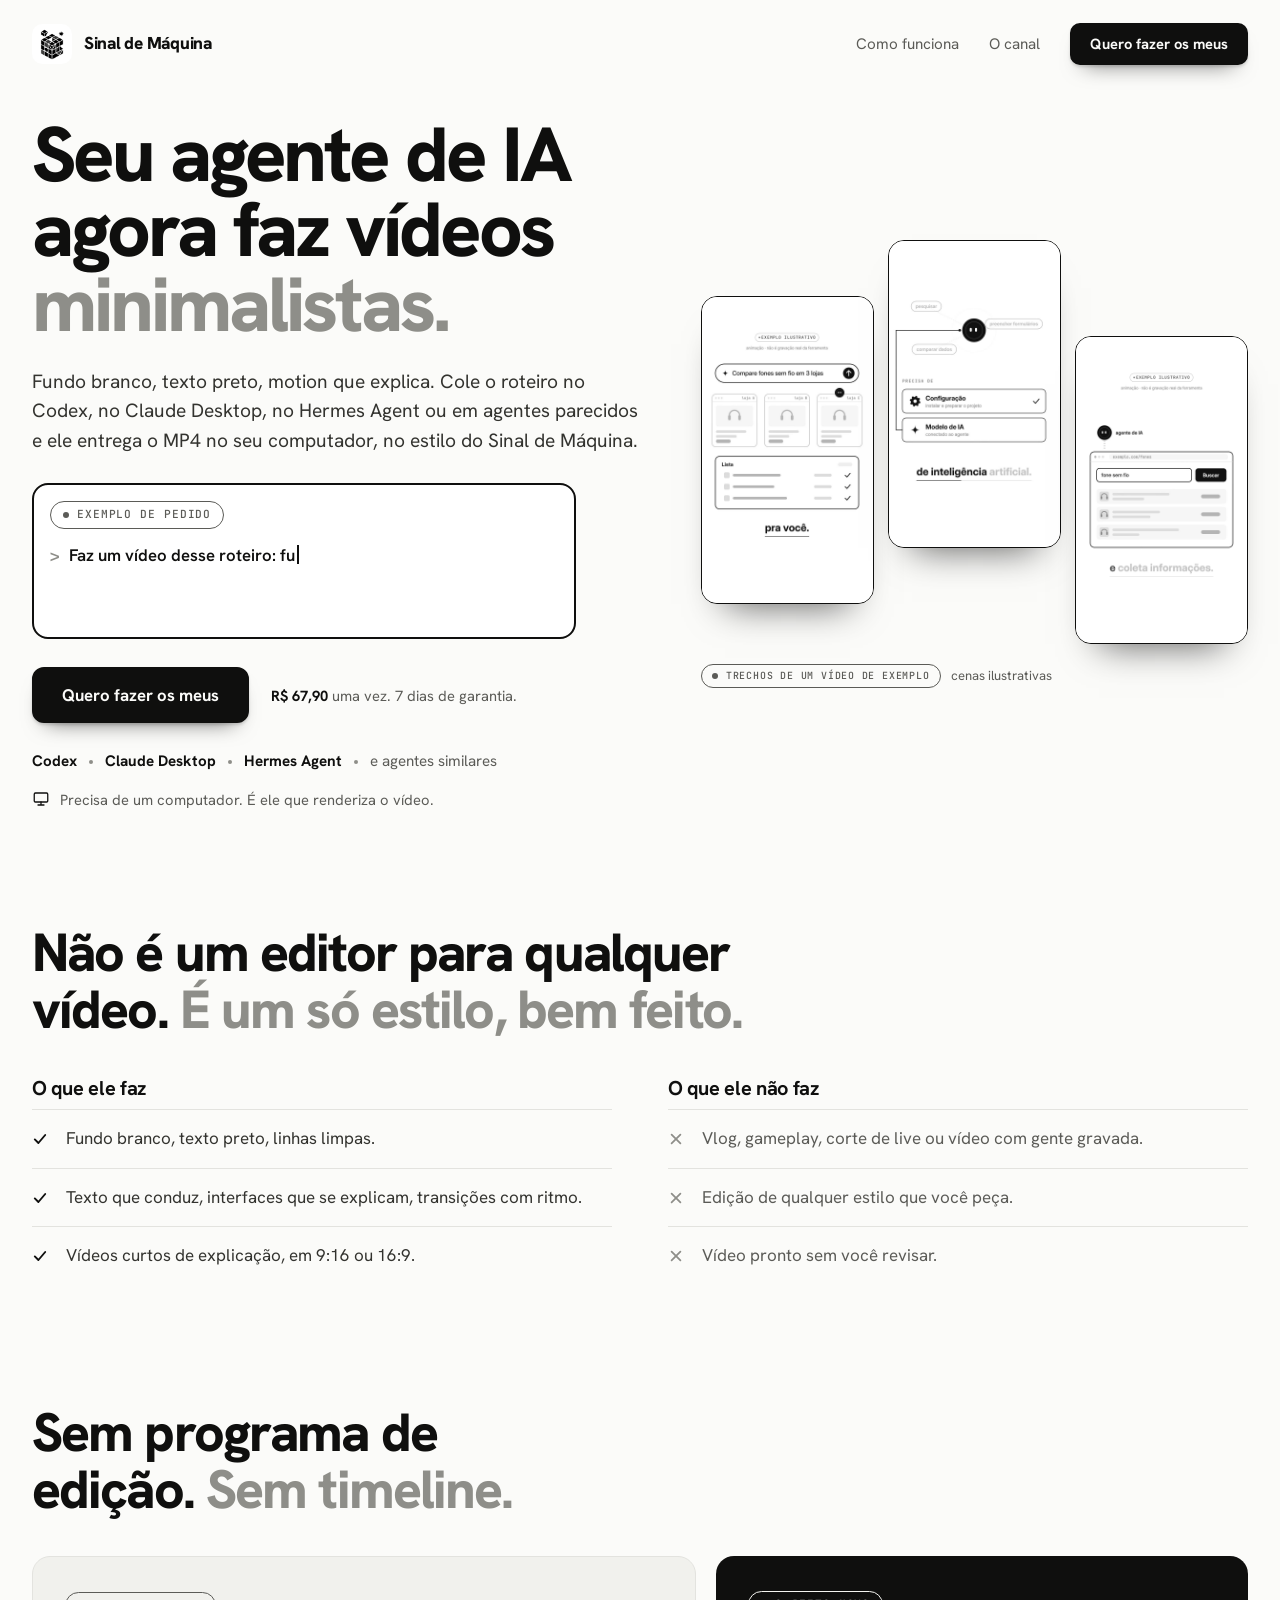
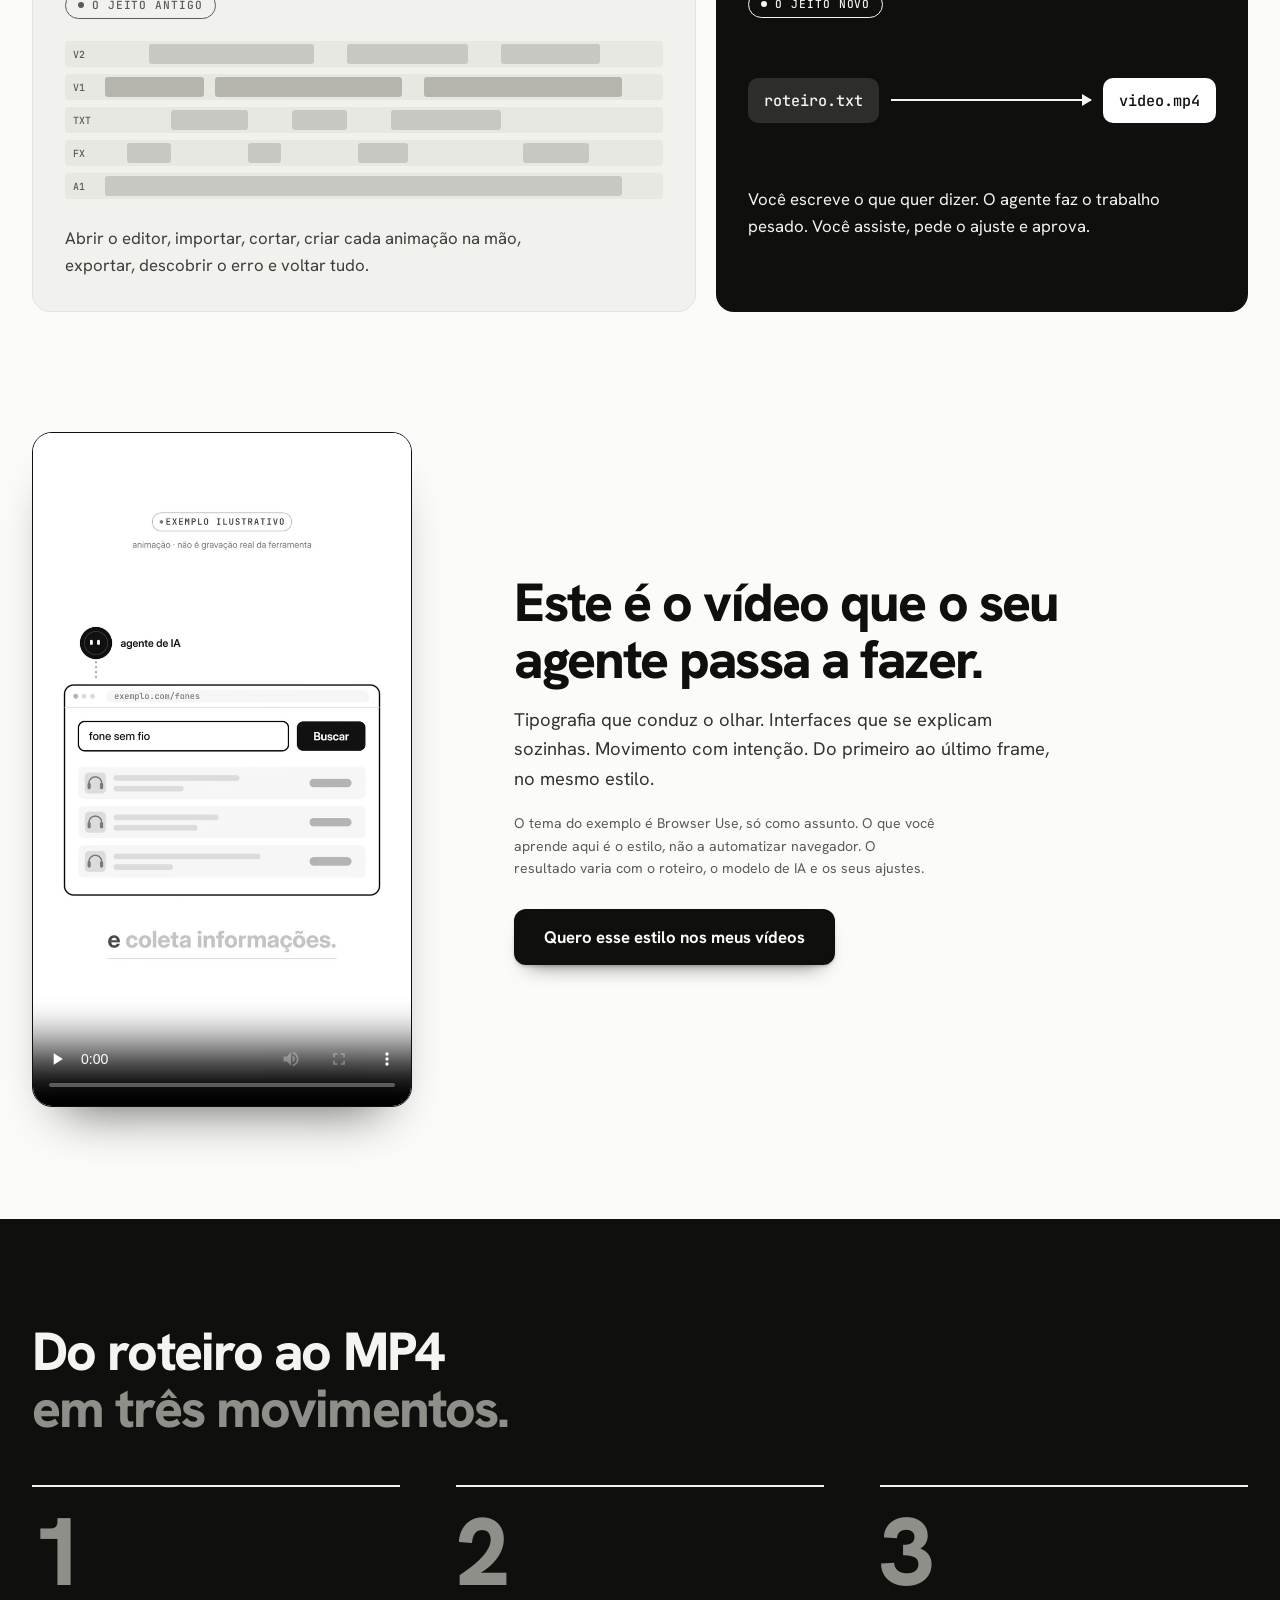
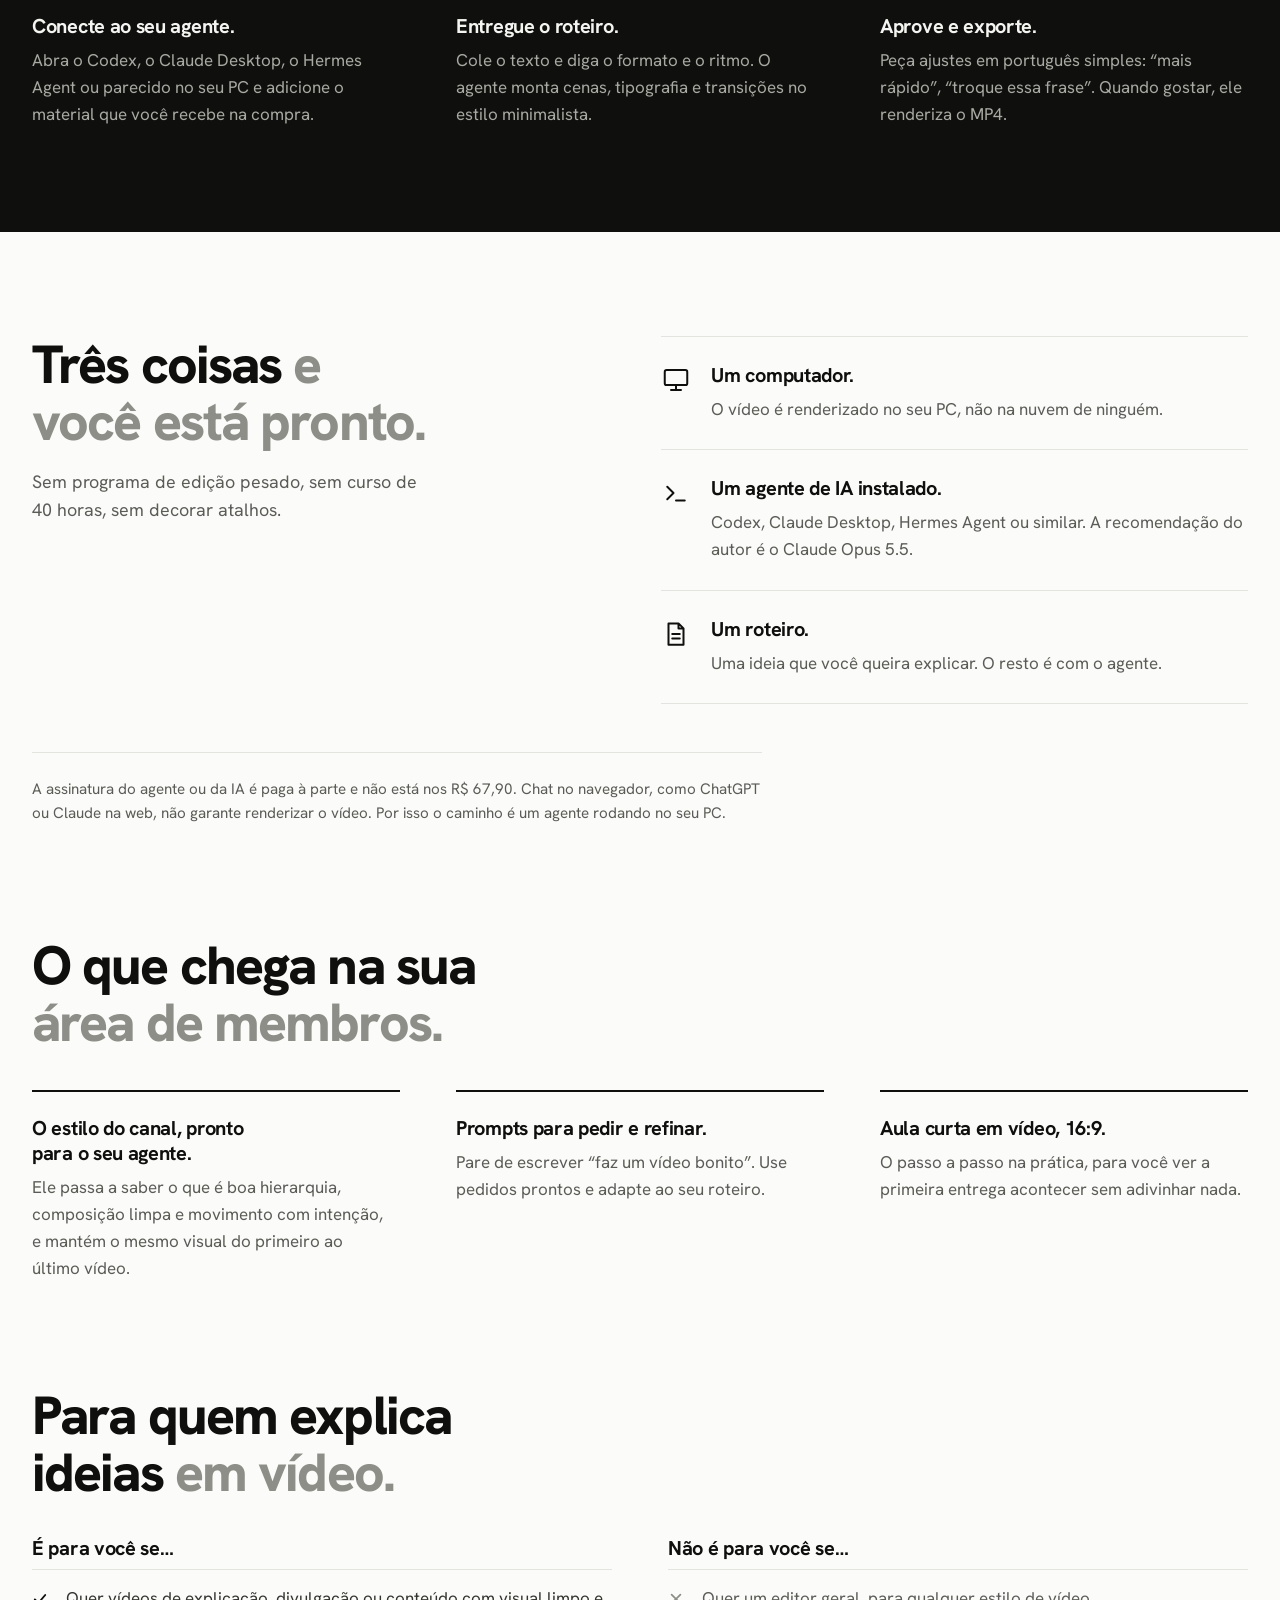
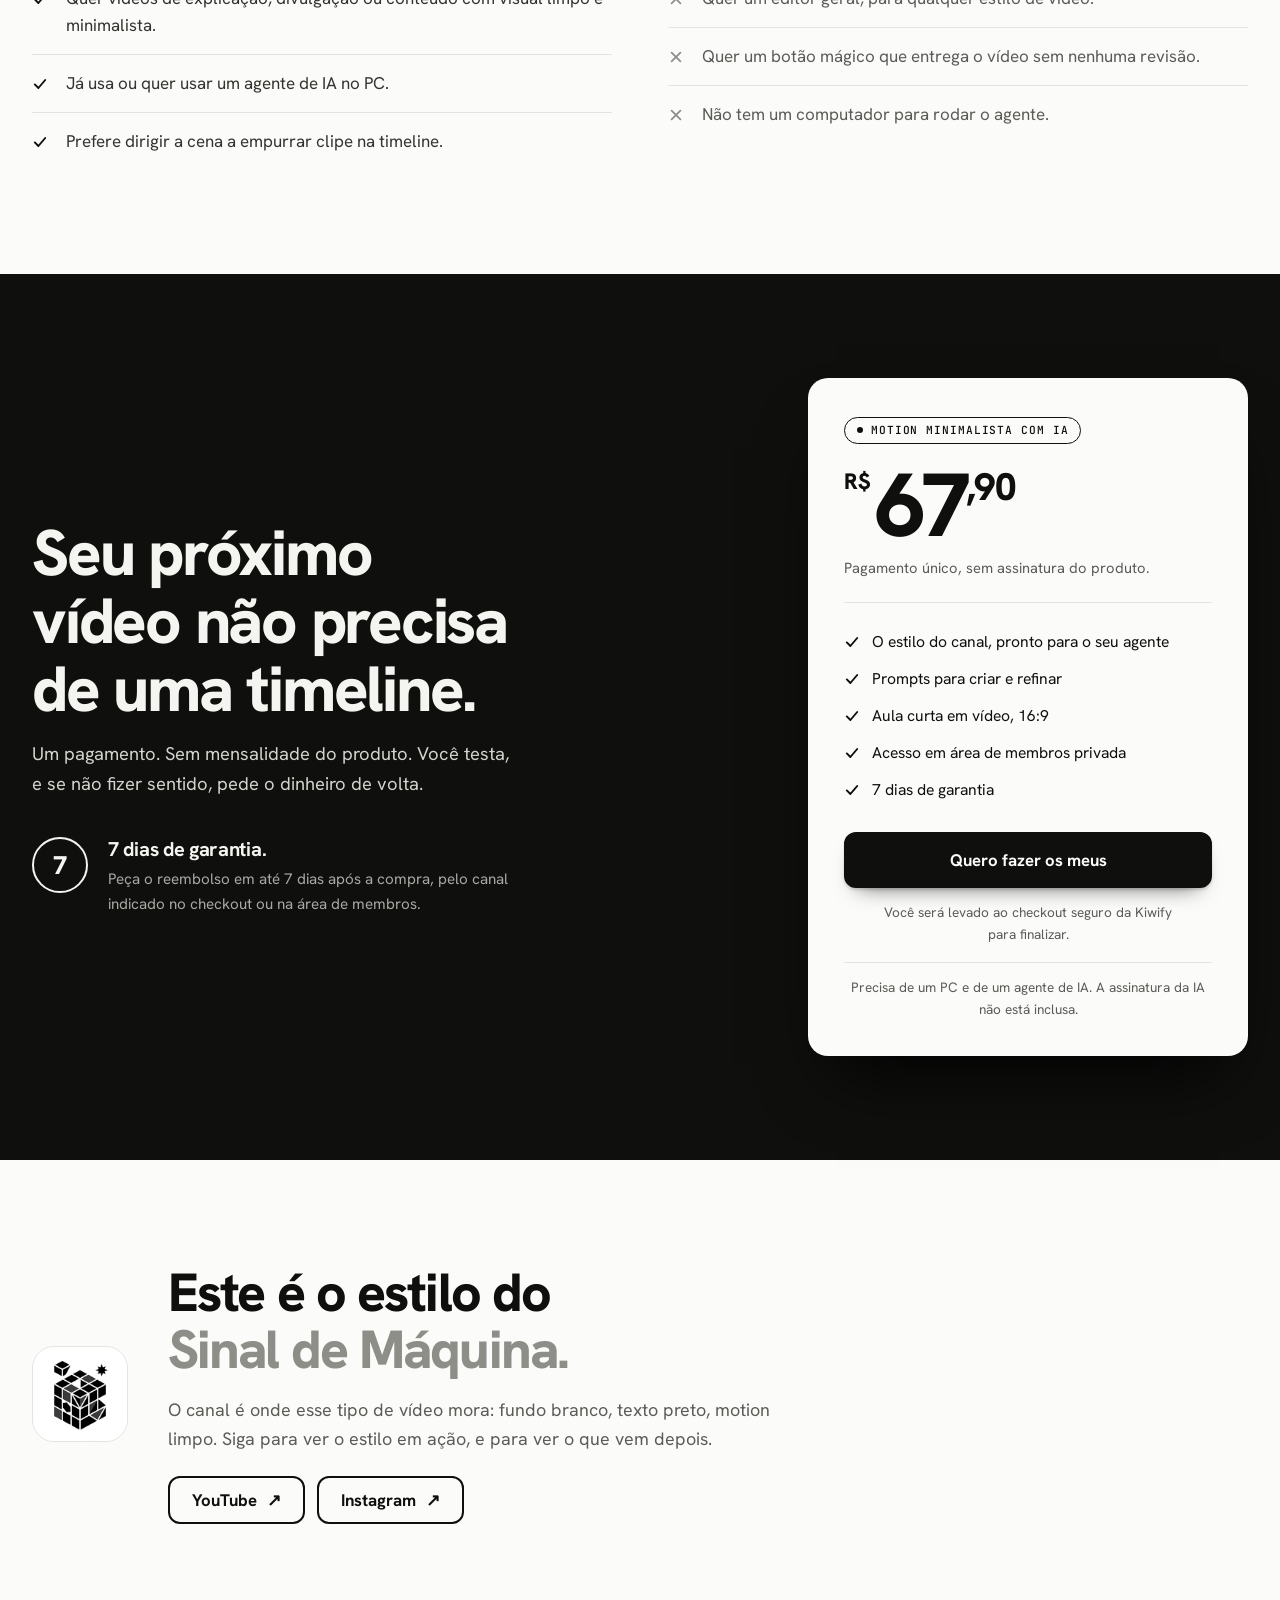
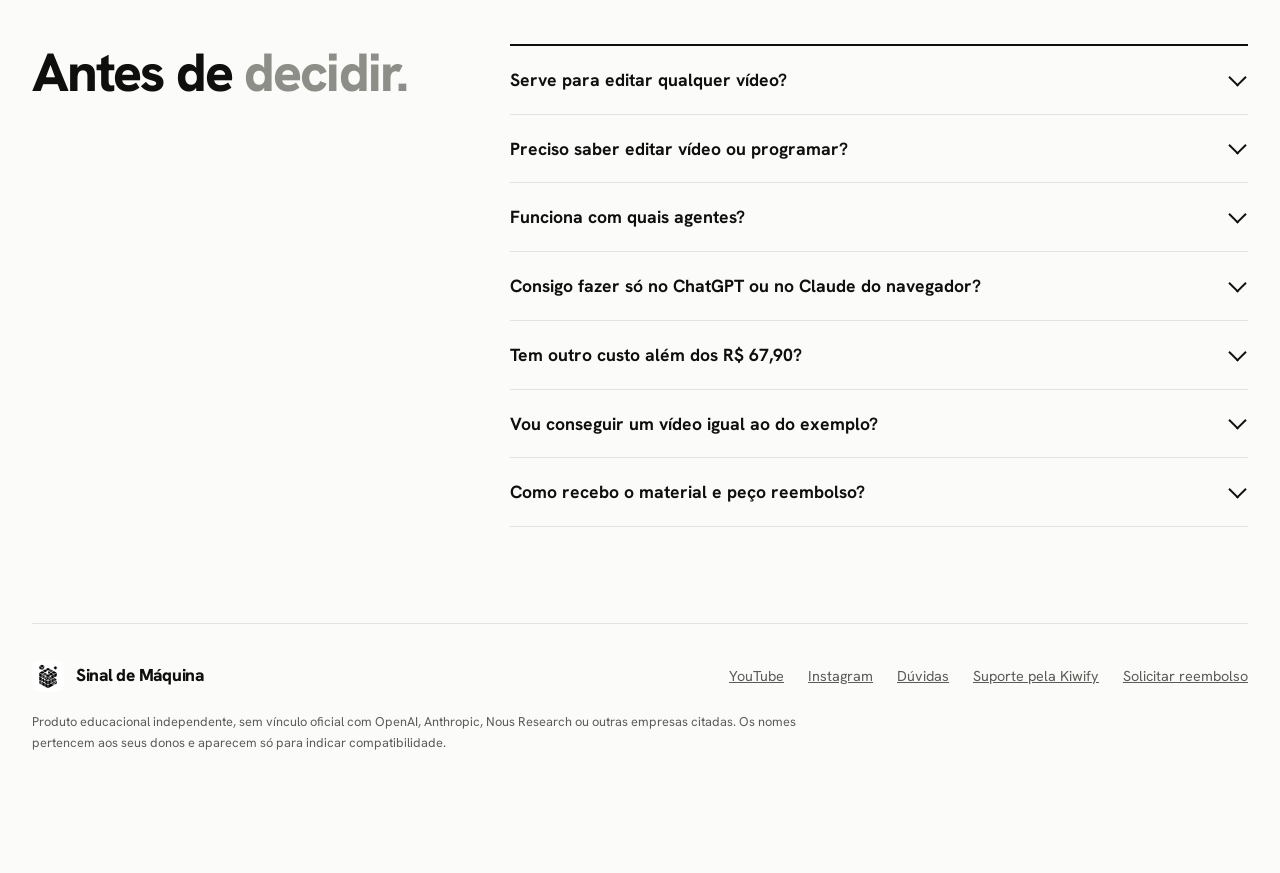
<file: site/index.html>
<!doctype html>
<html lang="pt-BR">
<head>
<meta charset="UTF-8">
<meta name="viewport" content="width=device-width,initial-scale=1">
<meta name="theme-color" content="#fbfbf9">
<title>Vídeos minimalistas feitos pela sua IA | Sinal de Máquina</title>
<meta name="description" content="Fundo branco, texto preto, motion que explica. Seu agente de IA (Codex, Claude Desktop, Hermes Agent ou similar) faz vídeos minimalistas no seu PC. R$ 67,90, pagamento único, 7 dias de garantia.">
<link rel="canonical" href="https://sinaldemaquina.pages.dev/">
<meta property="og:type" content="website">
<meta property="og:locale" content="pt_BR">
<meta property="og:site_name" content="Sinal de Máquina">
<meta property="og:title" content="Vídeos minimalistas feitos pela sua IA">
<meta property="og:description" content="Fundo branco, texto preto, motion que explica. Seu agente de IA faz o vídeo no seu PC. R$ 67,90, uma vez.">
<meta property="og:url" content="https://sinaldemaquina.pages.dev/">
<meta property="og:image" content="https://sinaldemaquina.pages.dev/assets/hero.jpg">
<meta name="twitter:card" content="summary_large_image">
<link rel="icon" href="assets/logo.jpg" type="image/jpeg">
<link rel="preload" href="assets/fonts/hanken-grotesk-800.woff2" as="font" type="font/woff2" crossorigin>
<link rel="stylesheet" href="styles.css">
<script src="config.js" defer></script>
<script src="app.js" defer></script>
</head>
<body>
<a class="skip-link" href="#conteudo">Pular para o conteúdo</a>

<header class="header wrap">
  <a class="brand" href="#inicio" aria-label="Sinal de Máquina, início"><img src="assets/logo.jpg" alt="" width="40" height="40">Sinal de Máquina</a>
  <nav aria-label="Navegação principal">
    <a class="nav-link" href="#como">Como funciona</a>
    <a class="nav-link" href="#canal">O canal</a>
    <a class="button button-small js-buy" href="#oferta">Quero fazer os meus</a>
  </nav>
</header>

<main id="conteudo">

<section class="hero wrap" id="inicio">
  <div class="hero-copy">
    <h1>Seu agente de IA agora faz vídeos <span class="soft">minimalistas.</span></h1>
    <p class="lead">Fundo branco, texto preto, motion que explica. Cole o roteiro no Codex, no Claude Desktop, no Hermes Agent ou em agentes parecidos e ele entrega o MP4 no seu computador, no estilo do Sinal de Máquina.</p>

    <div class="prompt" aria-label="Exemplo de pedido ao agente">
      <div class="prompt-bar"><span class="pill">exemplo de pedido</span></div>
      <p class="prompt-line"><span class="prompt-sign" aria-hidden="true">&gt;</span><span class="prompt-text" data-text="Faz um vídeo desse roteiro: fundo branco, texto preto, motion minimalista, 9:16.">Faz um vídeo desse roteiro: fundo branco, texto preto, motion minimalista, 9:16.</span><span class="caret" aria-hidden="true"></span></p>
      <p class="prompt-result"><svg viewBox="0 0 20 20" width="16" height="16" aria-hidden="true"><path d="M4 10.5l4 4 8-9" fill="none" stroke="currentColor" stroke-width="2.2" stroke-linecap="round" stroke-linejoin="round"/></svg>video-final.mp4 pronto para revisar</p>
    </div>

    <div class="cta-row">
      <a class="button js-buy" href="#oferta">Quero fazer os meus</a>
      <p class="micro"><strong>R$ 67,90</strong> uma vez. 7 dias de garantia.</p>
    </div>

    <ul class="works-with" aria-label="Funciona com">
      <li>Codex</li><li>Claude Desktop</li><li>Hermes Agent</li><li>e agentes similares</li>
    </ul>
    <p class="needs-pc"><svg viewBox="0 0 24 24" width="18" height="18" aria-hidden="true"><rect x="3" y="4" width="18" height="12" rx="1.5" fill="none" stroke="currentColor" stroke-width="1.7"/><path d="M8 20h8M12 16v4" fill="none" stroke="currentColor" stroke-width="1.7" stroke-linecap="round"/></svg>Precisa de um computador. É ele que renderiza o vídeo.</p>
  </div>

  <div class="reel" aria-label="Trechos de vídeos no estilo do produto">
    <video class="loop-video r1" muted loop playsinline preload="metadata" poster="assets/hero.jpg" aria-label="Trecho de motion minimalista: pedido digitado e lojas comparadas lado a lado"><source src="assets/hero.mp4" type="video/mp4"></video>
    <video class="loop-video r2" muted loop playsinline preload="metadata" poster="assets/ritmo.jpg" aria-label="Trecho de motion minimalista: agente conectado ao modelo de IA"><source src="assets/ritmo.mp4" type="video/mp4"></video>
    <video class="loop-video r3" muted loop playsinline preload="metadata" poster="assets/detalhe.jpg" aria-label="Trecho de motion minimalista: agente coletando informações em uma página"><source src="assets/detalhe.mp4" type="video/mp4"></video>
    <p class="reel-note"><span class="pill">trechos de um vídeo de exemplo</span> cenas ilustrativas</p>
  </div>
</section>

<section class="scope wrap" aria-labelledby="scope-h">
  <h2 id="scope-h">Não é um editor para qualquer vídeo. <span class="soft">É um só estilo, bem feito.</span></h2>
  <div class="scope-grid">
    <div>
      <h3>O que ele faz</h3>
      <ul class="yes">
        <li>Fundo branco, texto preto, linhas limpas.</li>
        <li>Texto que conduz, interfaces que se explicam, transições com ritmo.</li>
        <li>Vídeos curtos de explicação, em 9:16 ou 16:9.</li>
      </ul>
    </div>
    <div>
      <h3>O que ele não faz</h3>
      <ul class="no">
        <li>Vlog, gameplay, corte de live ou vídeo com gente gravada.</li>
        <li>Edição de qualquer estilo que você peça.</li>
        <li>Vídeo pronto sem você revisar.</li>
      </ul>
    </div>
  </div>
</section>

<section class="versus wrap" aria-labelledby="versus-h">
  <h2 id="versus-h">Sem programa de edição. <span class="soft">Sem timeline.</span></h2>
  <div class="versus-grid">
    <div class="old">
      <p class="versus-label"><span class="pill">o jeito antigo</span></p>
      <div class="tracks" aria-hidden="true">
        <div><b>V2</b><span style="--l:8;--w:30"></span><span style="--l:44;--w:22"></span><span style="--l:72;--w:18"></span></div>
        <div><b>V1</b><span style="--l:0;--w:18"></span><span style="--l:20;--w:34"></span><span style="--l:58;--w:36"></span></div>
        <div><b>TXT</b><span style="--l:12;--w:14"></span><span style="--l:34;--w:10"></span><span style="--l:52;--w:20"></span></div>
        <div><b>FX</b><span style="--l:4;--w:8"></span><span style="--l:26;--w:6"></span><span style="--l:46;--w:9"></span><span style="--l:76;--w:12"></span></div>
        <div><b>A1</b><span style="--l:0;--w:94"></span></div>
      </div>
      <p class="versus-text">Abrir o editor, importar, cortar, criar cada animação na mão, exportar, descobrir o erro e voltar tudo.</p>
    </div>
    <div class="new">
      <p class="versus-label"><span class="pill">o jeito novo</span></p>
      <div class="one-line" aria-hidden="true"><span>roteiro.txt</span><i></i><span class="out">video.mp4</span></div>
      <p class="versus-text">Você escreve o que quer dizer. O agente faz o trabalho pesado. Você assiste, pede o ajuste e aprova.</p>
    </div>
  </div>
</section>

<section class="demo wrap" id="demonstracao" aria-labelledby="demo-h">
  <div class="demo-video">
    <video controls playsinline preload="none" poster="assets/detalhe.jpg" aria-label="Vídeo de exemplo completo em motion minimalista"><source src="assets/exemplo.mp4" type="video/mp4">Seu navegador não reproduz este vídeo. <a href="assets/exemplo.mp4">Abrir o MP4</a>.</video>
  </div>
  <div class="demo-copy">
    <h2 id="demo-h">Este é o vídeo que o seu agente passa a fazer.</h2>
    <p>Tipografia que conduz o olhar. Interfaces que se explicam sozinhas. Movimento com intenção. Do primeiro ao último frame, no mesmo estilo.</p>
    <p class="fine">O tema do exemplo é Browser Use, só como assunto. O que você aprende aqui é o estilo, não a automatizar navegador. O resultado varia com o roteiro, o modelo de IA e os seus ajustes.</p>
    <a class="button js-buy" href="#oferta">Quero esse estilo nos meus vídeos</a>
  </div>
</section>

<section class="how" id="como" aria-labelledby="how-h">
  <div class="wrap">
    <h2 id="how-h">Do roteiro ao MP4 <span class="soft">em três movimentos.</span></h2>
    <ol class="steps">
      <li><span class="n">1</span><div><h3>Conecte ao seu agente.</h3><p>Abra o Codex, o Claude Desktop, o Hermes Agent ou parecido no seu PC e adicione o material que você recebe na compra.</p></div></li>
      <li><span class="n">2</span><div><h3>Entregue o roteiro.</h3><p>Cole o texto e diga o formato e o ritmo. O agente monta cenas, tipografia e transições no estilo minimalista.</p></div></li>
      <li><span class="n">3</span><div><h3>Aprove e exporte.</h3><p>Peça ajustes em português simples: “mais rápido”, “troque essa frase”. Quando gostar, ele renderiza o MP4.</p></div></li>
    </ol>
  </div>
</section>

<section class="needs" id="requisitos" aria-labelledby="needs-h">
  <div class="wrap needs-layout">
    <div>
      <h2 id="needs-h">Três coisas <span class="soft">e você está pronto.</span></h2>
      <p class="needs-lead">Sem programa de edição pesado, sem curso de 40 horas, sem decorar atalhos.</p>
    </div>
    <ul class="needs-list">
      <li><svg viewBox="0 0 24 24" width="30" height="30" aria-hidden="true"><rect x="3" y="4" width="18" height="12" rx="1.5" fill="none" stroke="currentColor" stroke-width="1.6"/><path d="M8 20h8M12 16v4" fill="none" stroke="currentColor" stroke-width="1.6" stroke-linecap="round"/></svg><div><h3>Um computador.</h3><p>O vídeo é renderizado no seu PC, não na nuvem de ninguém.</p></div></li>
      <li><svg viewBox="0 0 24 24" width="30" height="30" aria-hidden="true"><path d="M5 7l5 5-5 5M12 18h7" fill="none" stroke="currentColor" stroke-width="1.6" stroke-linecap="round" stroke-linejoin="round"/></svg><div><h3>Um agente de IA instalado.</h3><p>Codex, Claude Desktop, Hermes Agent ou similar. A recomendação do autor é o Claude Opus 5.5.</p></div></li>
      <li><svg viewBox="0 0 24 24" width="30" height="30" aria-hidden="true"><path d="M6 3.5h8l4 4V20.5H6z M14 3.5v4h4 M9 12h6M9 15.5h6" fill="none" stroke="currentColor" stroke-width="1.6" stroke-linecap="round" stroke-linejoin="round"/></svg><div><h3>Um roteiro.</h3><p>Uma ideia que você queira explicar. O resto é com o agente.</p></div></li>
    </ul>
    <p class="needs-note">A assinatura do agente ou da IA é paga à parte e não está nos R$ 67,90. Chat no navegador, como ChatGPT ou Claude na web, não garante renderizar o vídeo. Por isso o caminho é um agente rodando no seu PC.</p>
  </div>
</section>

<section class="included wrap" aria-labelledby="inc-h">
  <h2 id="inc-h">O que chega na sua <span class="soft">área de membros.</span></h2>
  <div class="inc-list">
    <article><h3>O estilo do canal, pronto para o seu agente.</h3><p>Ele passa a saber o que é boa hierarquia, composição limpa e movimento com intenção, e mantém o mesmo visual do primeiro ao último vídeo.</p></article>
    <article><h3>Prompts para pedir e refinar.</h3><p>Pare de escrever “faz um vídeo bonito”. Use pedidos prontos e adapte ao seu roteiro.</p></article>
    <article><h3>Aula curta em vídeo, 16:9.</h3><p>O passo a passo na prática, para você ver a primeira entrega acontecer sem adivinhar nada.</p></article>
  </div>
</section>

<section class="fit wrap" aria-labelledby="fit-h">
  <h2 id="fit-h">Para quem explica ideias <span class="soft">em vídeo.</span></h2>
  <div class="fit-grid">
    <div>
      <h3>É para você se…</h3>
      <ul class="yes">
        <li>Quer vídeos de explicação, divulgação ou conteúdo com visual limpo e minimalista.</li>
        <li>Já usa ou quer usar um agente de IA no PC.</li>
        <li>Prefere dirigir a cena a empurrar clipe na timeline.</li>
      </ul>
    </div>
    <div>
      <h3>Não é para você se…</h3>
      <ul class="no">
        <li>Quer um editor geral, para qualquer estilo de vídeo.</li>
        <li>Quer um botão mágico que entrega o vídeo sem nenhuma revisão.</li>
        <li>Não tem um computador para rodar o agente.</li>
      </ul>
    </div>
  </div>
</section>

<section class="offer" id="oferta" aria-labelledby="offer-h">
  <div class="wrap offer-layout">
    <div class="offer-intro">
      <h2 id="offer-h">Seu próximo vídeo não precisa de uma timeline.</h2>
      <p>Um pagamento. Sem mensalidade do produto. Você testa, e se não fizer sentido, pede o dinheiro de volta.</p>
      <div class="guarantee">
        <span class="g-mark" aria-hidden="true">7</span>
        <div><h3>7 dias de garantia.</h3><p>Peça o reembolso em até 7 dias após a compra, pelo canal indicado no checkout ou na área de membros.</p></div>
      </div>
    </div>
    <div class="offer-card">
      <p class="offer-name"><span class="pill">motion minimalista com IA</span></p>
      <div class="price"><span>R$</span>67<span>,90</span></div>
      <p class="payment-note">Pagamento único, sem assinatura do produto.</p>
      <ul class="offer-items">
        <li>O estilo do canal, pronto para o seu agente</li>
        <li>Prompts para criar e refinar</li>
        <li>Aula curta em vídeo, 16:9</li>
        <li>Acesso em área de membros privada</li>
        <li>7 dias de garantia</li>
      </ul>
      <a class="button button-block purchase-button js-buy" href="#oferta" id="buy-main">Quero fazer os meus</a>
      <p class="checkout-status" id="checkout-status" role="status">Você será levado ao checkout seguro da Kiwify para finalizar.</p>
      <p class="offer-small">Precisa de um PC e de um agente de IA. A assinatura da IA não está inclusa.</p>
    </div>
  </div>
</section>

<section class="channel wrap" id="canal" aria-labelledby="channel-h">
  <img class="channel-logo" src="assets/logo.jpg" alt="Logo do Sinal de Máquina" width="96" height="96">
  <div>
    <h2 id="channel-h">Este é o estilo do <span class="soft">Sinal de Máquina.</span></h2>
    <p>O canal é onde esse tipo de vídeo mora: fundo branco, texto preto, motion limpo. Siga para ver o estilo em ação, e para ver o que vem depois.</p>
    <div class="channel-links">
      <a class="button button-ghost" href="https://www.youtube.com/@SinaldeMaquina" target="_blank" rel="noopener noreferrer">YouTube <span aria-hidden="true">↗</span></a>
      <a class="button button-ghost" href="https://www.instagram.com/sinaldemaquina/" target="_blank" rel="noopener noreferrer">Instagram <span aria-hidden="true">↗</span></a>
    </div>
  </div>
</section>

<section class="faq wrap" id="duvidas" aria-labelledby="faq-h">
  <h2 id="faq-h">Antes de <span class="soft">decidir.</span></h2>
  <div class="faq-list">
    <details><summary>Serve para editar qualquer vídeo?</summary><p>Não. O produto faz um estilo só: vídeos minimalistas de fundo branco, texto preto e motion limpo, como os do Sinal de Máquina. Não serve para vlog, gameplay, corte de live ou vídeo com pessoas gravadas.</p></details>
    <details><summary>Preciso saber editar vídeo ou programar?</summary><p>Não precisa saber editar. A ideia é dirigir o agente com palavras. Como o agente roda no seu PC, pode haver alguma instalação ou ajuste, e a aula mostra o caminho. Você sempre revisa o resultado.</p></details>
    <details><summary>Funciona com quais agentes?</summary><p>Com agentes de IA que rodam no seu computador, como Codex, Claude Desktop e Hermes Agent, e outros parecidos. Quanto mais capaz o modelo por trás, melhor o resultado. O autor recomenda o Claude Opus 5.5.</p></details>
    <details><summary>Consigo fazer só no ChatGPT ou no Claude do navegador?</summary><p>Não é o caminho recomendado. Chats na web variam conforme modelo e plano, e não garantem renderizar um MP4. Use um agente no seu PC.</p></details>
    <details><summary>Tem outro custo além dos R$ 67,90?</summary><p>Pode ter. O valor cobre apenas o material. Assinaturas de IA, créditos e eventuais serviços são contratados à parte.</p></details>
    <details><summary>Vou conseguir um vídeo igual ao do exemplo?</summary><p>O exemplo mostra o estilo e o nível de acabamento, não uma promessa individual. O resultado depende do roteiro, do modelo, da sua direção e dos ajustes. Não há prazo fixo de produção.</p></details>
    <details><summary>Como recebo o material e peço reembolso?</summary><p>Após a confirmação da compra, siga as instruções de acesso à área de membros mostradas no checkout. Tudo é entregue lá, não nesta página. O reembolso pode ser pedido em até 7 dias após a compra.</p></details>
  </div>
</section>

</main>

<footer class="footer wrap">
  <a class="brand" href="#inicio"><img src="assets/logo.jpg" alt="" width="32" height="32">Sinal de Máquina</a>
  <div class="footer-links"><a href="https://www.youtube.com/@SinaldeMaquina" target="_blank" rel="noopener noreferrer">YouTube</a><a href="https://www.instagram.com/sinaldemaquina/" target="_blank" rel="noopener noreferrer">Instagram</a><a href="#duvidas">Dúvidas</a><a href="https://ajuda.kiwify.com.br/pt-br/article/como-entrar-em-contato-com-o-produtor-1qoi7wc/" target="_blank" rel="noopener noreferrer">Suporte pela Kiwify</a><a href="https://reembolso.kiwify.com.br/" target="_blank" rel="noopener noreferrer">Solicitar reembolso</a></div>
  <p class="footer-disclosure">Produto educacional independente, sem vínculo oficial com OpenAI, Anthropic, Nous Research ou outras empresas citadas. Os nomes pertencem aos seus donos e aparecem só para indicar compatibilidade.</p>
</footer>

<div class="sticky-cta" id="sticky" aria-hidden="true"><a class="button button-block js-buy" href="#oferta" tabindex="-1">Quero fazer os meus</a></div>
</body>
</html>
</file>
<file: site/styles.css>
@charset "UTF-8";
@font-face{font-family:"Hanken Grotesk";font-weight:400;font-display:swap;src:url(assets/fonts/hanken-grotesk-400.woff2) format("woff2")}
@font-face{font-family:"Hanken Grotesk";font-weight:600;font-display:swap;src:url(assets/fonts/hanken-grotesk-600.woff2) format("woff2")}
@font-face{font-family:"Hanken Grotesk";font-weight:700;font-display:swap;src:url(assets/fonts/hanken-grotesk-700.woff2) format("woff2")}
@font-face{font-family:"Hanken Grotesk";font-weight:800;font-display:swap;src:url(assets/fonts/hanken-grotesk-800.woff2) format("woff2")}
@font-face{font-family:"JetBrains Mono";font-weight:500;font-display:swap;src:url(assets/fonts/jetbrains-mono-500.woff2) format("woff2")}

:root{
  --bg:#fbfbf9;--ink:#0f0f0e;--mute:#5b5b57;--soft:#8e8e89;--line:#e3e3df;--surface:#f1f1ed;
  --night:#0f0f0e;--night-ink:#f4f4f0;--night-mute:#a9a9a3;--night-line:#2d2d2b;
  --font:"Hanken Grotesk","Helvetica Neue",Arial,sans-serif;--mono:"JetBrains Mono",ui-monospace,monospace;
  --ease:cubic-bezier(.16,1,.3,1);
}
*{box-sizing:border-box}
html{scroll-behavior:smooth;scroll-padding-top:24px;scrollbar-color:#bdbdb7 var(--bg)}
body{margin:0;background:var(--bg);color:var(--ink);font:400 17px/1.6 var(--font);-webkit-font-smoothing:antialiased;text-rendering:optimizeLegibility}
::selection{background:var(--ink);color:var(--bg)}
::-webkit-scrollbar{width:12px}::-webkit-scrollbar-track{background:var(--bg)}::-webkit-scrollbar-thumb{background:#c9c9c4;border-radius:8px;border:3px solid var(--bg)}
a{color:inherit}
h1,h2,h3,p,ul,ol{margin-top:0}
h1,h2,h3{font-weight:800;text-wrap:balance}
h2{font-size:clamp(2rem,4.2vw,3.5rem);line-height:1.06;letter-spacing:-.035em;margin-bottom:1.1rem}
h3{font-size:1.25rem;line-height:1.25;letter-spacing:-.015em;font-weight:700;margin-bottom:.5rem}
p{text-wrap:pretty}
.soft{color:var(--soft)}
a:focus-visible,button:focus-visible,summary:focus-visible,video:focus-visible{outline:2px solid var(--ink);outline-offset:4px}
.wrap{max-width:1240px;margin-inline:auto;width:calc(100% - 64px)}
[hidden]{display:none!important}
.skip-link{position:fixed;left:12px;top:-100px;z-index:100;background:var(--ink);color:var(--bg);padding:12px 20px;border-radius:6px}.skip-link:focus{top:12px}

.pill{display:inline-flex;align-items:center;gap:8px;font:500 .7rem/1 var(--mono);letter-spacing:.08em;text-transform:uppercase;border:1.5px solid currentColor;border-radius:999px;padding:7px 12px}
.pill:before{content:"";width:6px;height:6px;border-radius:50%;background:currentColor}

/* Header */
.header{display:flex;align-items:center;justify-content:space-between;height:88px}
.brand{display:inline-flex;align-items:center;gap:12px;font:800 1.08rem/1 var(--font);letter-spacing:-.015em;text-decoration:none}
.brand img{border-radius:10px;display:block}
nav{display:flex;align-items:center;gap:30px;font-size:.95rem}
.nav-link{text-decoration:none;color:var(--mute);padding:10px 0;transition:color .2s}
.nav-link:hover{color:var(--ink)}

/* Buttons */
.button{display:inline-flex;align-items:center;justify-content:center;gap:10px;min-height:56px;padding:15px 28px;background:var(--ink);color:var(--bg);font:700 1.05rem/1.2 var(--font);border:2px solid var(--ink);border-radius:12px;text-decoration:none;cursor:pointer;box-shadow:0 12px 22px -14px #000a,0 2px 3px #0002;transition:transform .25s var(--ease),box-shadow .25s var(--ease),background .2s}
.button:hover{transform:translateY(-2px);background:#2b2b29;box-shadow:0 18px 28px -14px #000b,0 2px 3px #0002}
.button:active{transform:none}
.button-small{min-height:42px;padding:9px 18px;font-size:.92rem;border-radius:10px}
.button-block{width:100%}
.button-ghost{background:transparent;color:var(--ink);box-shadow:none}
.button-ghost:hover{background:var(--ink);color:var(--bg);box-shadow:none}
.button[aria-disabled=true]{background:#d6d6d1;border-color:#d6d6d1;color:#6b6b66;box-shadow:none;pointer-events:none}

/* Hero */
.hero{display:grid;grid-template-columns:1.12fr 1fr;gap:56px;align-items:center;padding-top:28px;padding-bottom:88px;min-height:calc(100svh - 88px)}
h1{font-size:clamp(2.8rem,6vw,5.4rem);line-height:.98;letter-spacing:-.04em;margin-bottom:1.5rem}
.lead{font-size:clamp(1.08rem,1.5vw,1.26rem);line-height:1.55;color:#33332f;max-width:34em;margin-bottom:1.7rem}

.prompt{background:#fff;border:2px solid var(--ink);border-radius:16px;max-width:34rem;margin-bottom:1.8rem;overflow:hidden}
.prompt-bar{padding:14px 16px 0;color:var(--mute)}
.prompt p{margin:0}
.prompt-line{padding:14px 16px 8px;font-size:1.05rem;line-height:1.45;min-height:4.4em;font-weight:600}
.prompt-sign{color:var(--soft);font-weight:700;margin-right:10px}
.caret{display:none;width:2px;height:1.1em;background:var(--ink);margin-left:2px;vertical-align:-.18em;animation:blink 1s steps(2) infinite}
.prompt.typing .caret{display:inline-block}
@keyframes blink{50%{opacity:0}}
.prompt-result{display:flex;align-items:center;gap:8px;padding:0 16px 16px;font:500 .84rem var(--mono);color:var(--mute)}
.js .prompt-result{opacity:0;transform:translateY(6px);transition:opacity .5s var(--ease),transform .5s var(--ease)}
.js .prompt.done .prompt-result{opacity:1;transform:none}

.cta-row{display:flex;align-items:center;flex-wrap:wrap;gap:14px 22px;margin-bottom:1.6rem}
.micro{margin:0;font-size:.92rem;color:var(--mute)}.micro strong{color:var(--ink);font-weight:700}
.works-with{display:flex;flex-wrap:wrap;gap:6px 0;list-style:none;padding:0;margin-bottom:.9rem;font-size:.95rem;font-weight:700}
.works-with li+li:before{content:"";display:inline-block;width:4px;height:4px;border-radius:50%;background:var(--soft);margin:0 12px;vertical-align:middle}
.works-with li:last-child{color:var(--mute);font-weight:400}
.needs-pc{display:flex;align-items:center;gap:10px;margin:0;font-size:.92rem;color:var(--mute)}
.needs-pc svg{flex:none;color:var(--ink)}

.reel{display:grid;grid-template-columns:repeat(3,1fr);gap:14px;align-items:start}
.reel video{width:100%;aspect-ratio:9/16;object-fit:cover;display:block;background:#fff;border-radius:16px;border:1.5px solid var(--ink);box-shadow:0 24px 36px -24px #000a}
.r1{margin-top:56px}.r3{margin-top:96px}
.reel-note{grid-column:1/-1;margin:6px 0 0;font-size:.82rem;color:var(--mute);display:flex;align-items:center;gap:10px;flex-wrap:wrap}
.reel-note .pill{font-size:.62rem;padding:6px 10px}

/* Scope */
.scope{padding:24px 0 96px}
.scope h2{max-width:15em;margin-bottom:2.4rem}
.scope-grid,.fit-grid{display:grid;grid-template-columns:1fr 1fr;gap:20px 56px}
ul.yes,ul.no{list-style:none;padding:0;margin:0}
.scope-grid li,.fit-grid li{padding:15px 0 15px 34px;border-top:1px solid var(--line);position:relative;color:#33332f}
.scope-grid li:before,.fit-grid li:before{content:"";position:absolute;left:0;top:21px;width:16px;height:16px;background:center/contain no-repeat}
.yes li:before{background-image:url("data:image/svg+xml,%3Csvg xmlns='http://www.w3.org/2000/svg' viewBox='0 0 20 20'%3E%3Cpath d='M3.5 10.5l4.5 4.5 8.5-10' fill='none' stroke='%230f0f0e' stroke-width='2.4' stroke-linecap='round' stroke-linejoin='round'/%3E%3C/svg%3E")}
.no li:before{background-image:url("data:image/svg+xml,%3Csvg xmlns='http://www.w3.org/2000/svg' viewBox='0 0 20 20'%3E%3Cpath d='M4.5 4.5l11 11M15.5 4.5l-11 11' fill='none' stroke='%238e8e89' stroke-width='2.2' stroke-linecap='round'/%3E%3C/svg%3E")}
.no li{color:var(--mute)}

/* Versus */
.versus{padding:24px 0 96px}
.versus h2{max-width:14em;margin-bottom:2.4rem}
.versus-grid{display:grid;grid-template-columns:1.25fr 1fr;gap:20px}
.old,.new{border-radius:18px;padding:32px}
.old{background:var(--surface);border:1.5px solid var(--line)}
.new{background:var(--night);color:var(--night-ink)}
.versus-label{margin-bottom:1.4rem}
.old .pill{color:var(--mute)}
.versus-text{margin:1.6rem 0 0;font-size:1.05rem;max-width:30em}
.old .versus-text{color:#3d3d39}
.tracks{display:grid;gap:7px}
.tracks div{position:relative;height:26px;background:#e8e8e3;border-radius:4px}
.tracks b{position:absolute;left:8px;top:50%;transform:translateY(-50%);font:500 .62rem var(--mono);color:var(--mute);z-index:1}
.tracks span{position:absolute;top:3px;bottom:3px;left:calc(40px + (100% - 48px) * var(--l) / 100);width:calc((100% - 48px) * var(--w) / 100);background:#c8c8c2;border-radius:3px}
.tracks div:nth-child(2) span{background:#b5b5ae}
.one-line{display:flex;align-items:center;gap:12px;margin-top:6px;min-height:120px}
.one-line span{font:500 .95rem var(--mono);background:#2d2d2b;color:var(--night-ink);padding:12px 16px;border-radius:10px;white-space:nowrap}
.one-line .out{background:#fff;color:var(--ink)}
.one-line i{flex:1;height:2px;background:var(--night-ink);position:relative;min-width:24px}
.one-line i:after{content:"";position:absolute;right:-1px;top:-5px;border:6px solid transparent;border-left:10px solid var(--night-ink);border-right:0}

/* Demo */
.demo{display:grid;grid-template-columns:minmax(260px,380px) 1fr;gap:clamp(40px,8vw,120px);align-items:center;padding:24px 0 112px}
.demo-video video{width:100%;aspect-ratio:9/16;display:block;background:#fff;border-radius:20px;border:1.5px solid var(--ink);box-shadow:0 30px 50px -30px #000a}
.demo-copy p{font-size:1.15rem;color:#33332f;max-width:30em}
.demo-copy .fine{font-size:.88rem;color:var(--mute);margin-bottom:1.8rem}
.demo-copy h2{max-width:11em}

/* How (night band) */
.how{background:var(--night);color:var(--night-ink);padding:104px 0}
.how h2{max-width:13em;margin-bottom:3rem}
.how .soft{color:#8f8f89}
.steps{list-style:none;padding:0;margin:0;display:grid;grid-template-columns:repeat(3,1fr);gap:0 56px}
.steps li{border-top:2px solid var(--night-ink);padding-top:22px}
.n{display:block;font:800 clamp(4rem,8vw,6rem)/.9 var(--font);letter-spacing:-.05em;color:#8f8f89;margin-bottom:18px}
.steps p{color:var(--night-mute);margin:0}

/* Needs */
.needs{padding:104px 0 88px}
.needs-layout{display:grid;grid-template-columns:1fr 1.1fr;gap:48px 96px;align-items:start}
.needs-lead{color:var(--mute);font-size:1.12rem;max-width:22em}
.needs-list{list-style:none;padding:0;margin:0;border-top:1px solid var(--line)}
.needs-list li{display:flex;gap:20px;align-items:flex-start;padding:26px 0;border-bottom:1px solid var(--line)}
.needs-list svg{flex:none;margin-top:2px}
.needs-list p{margin:0;color:var(--mute)}
.needs-note{grid-column:1/-1;max-width:48em;margin:0;font-size:.95rem;color:var(--mute);border-top:1px solid var(--line);padding-top:24px}

/* Included */
.included{padding:24px 0 104px}
.included h2{max-width:12em;margin-bottom:2.4rem}
.inc-list{display:grid;grid-template-columns:repeat(3,1fr);gap:0 56px}
.inc-list article{border-top:2px solid var(--ink);padding-top:24px}
.inc-list p{color:var(--mute);margin:0}

.fit{padding:0 0 104px}
.fit h2{max-width:14em;margin-bottom:2.2rem}

/* Offer (night band) */
.offer{background:var(--night);color:var(--night-ink);padding:104px 0}
.offer-layout{display:grid;grid-template-columns:1fr 440px;gap:72px;align-items:center}
.offer-intro h2{font-size:clamp(2.3rem,5vw,4.4rem);max-width:10em}
.offer-intro>p{font-size:1.15rem;color:#d4d4ce;max-width:26em}
.guarantee{display:flex;gap:20px;align-items:flex-start;margin-top:2.4rem;max-width:28em}
.g-mark{flex:none;width:56px;height:56px;border:2px solid var(--night-ink);border-radius:50%;display:grid;place-items:center;font:800 1.6rem var(--font)}
.guarantee h3{margin-bottom:.3rem}.guarantee p{margin:0;font-size:.95rem;color:var(--night-mute)}
.offer-card{background:var(--bg);color:var(--ink);border-radius:20px;padding:36px;box-shadow:0 40px 70px -30px #000}
.offer-name{margin-bottom:1rem}
.price{font:800 clamp(4.4rem,7vw,5.6rem)/1 var(--font);letter-spacing:-.05em;white-space:nowrap}
.price span{font-size:1.4rem;letter-spacing:0;vertical-align:top;display:inline-block;padding-top:.5em;margin-right:4px}
.price span:last-child{font-size:2.4rem;letter-spacing:-.03em;padding-top:.2em;margin:0}
.payment-note{margin:.4rem 0 1.4rem;font-size:.92rem;color:var(--mute)}
.offer-items{list-style:none;padding:20px 0 0;margin:0 0 24px;border-top:1px solid var(--line)}
.offer-items li{padding:6px 0 6px 28px;position:relative;font-size:.98rem}
.offer-items li:before{content:"";position:absolute;left:0;top:11px;width:16px;height:16px;background:url("data:image/svg+xml,%3Csvg xmlns='http://www.w3.org/2000/svg' viewBox='0 0 20 20'%3E%3Cpath d='M3.5 10.5l4.5 4.5 8.5-10' fill='none' stroke='%230f0f0e' stroke-width='2.4' stroke-linecap='round' stroke-linejoin='round'/%3E%3C/svg%3E") center/contain no-repeat}
.checkout-status{margin:14px 0 0;font-size:.85rem;color:var(--mute);text-align:center}
.offer-small{margin:16px 0 0;padding-top:14px;border-top:1px solid var(--line);font-size:.85rem;color:var(--mute);text-align:center}

/* Channel */
.channel{padding:104px 0 24px;display:flex;gap:40px;align-items:center}
.channel-logo{flex:none;width:96px;height:96px;border-radius:22px;border:1.5px solid var(--line)}
.channel h2{max-width:14em}
.channel p{color:var(--mute);font-size:1.12rem;max-width:34em}
.channel-links{display:flex;flex-wrap:wrap;gap:12px;margin-top:1.4rem}
.channel .button{min-height:48px;padding:11px 22px}

/* FAQ */
.faq{padding:96px 0;display:grid;grid-template-columns:.8fr 1.4fr;gap:56px}
.faq-list{border-top:2px solid var(--ink)}
details{border-bottom:1px solid var(--line)}
summary{list-style:none;cursor:pointer;padding:22px 40px 22px 0;font:700 1.1rem/1.35 var(--font);position:relative}
summary::-webkit-details-marker{display:none}
summary:after{content:"";position:absolute;right:4px;top:50%;width:11px;height:11px;border-right:2px solid var(--ink);border-bottom:2px solid var(--ink);transform:translateY(-70%) rotate(45deg);transition:transform .3s var(--ease)}
details[open] summary:after{transform:translateY(-30%) rotate(-135deg)}
details p{margin:0 0 22px;color:var(--mute);max-width:42em}

/* Footer */
.footer{display:flex;flex-wrap:wrap;gap:20px 40px;justify-content:space-between;align-items:center;border-top:1px solid var(--line);padding:36px 0 120px}
.footer .brand img{border-radius:8px}
.footer-links{display:flex;flex-wrap:wrap;gap:8px 24px;font-size:.9rem;color:var(--mute)}
.footer-links a:hover{color:var(--ink)}
.footer-disclosure{flex-basis:100%;margin:0;font-size:.8rem;color:var(--mute);max-width:60em}

.sticky-cta{position:fixed;left:0;right:0;bottom:0;padding:12px 16px calc(12px + env(safe-area-inset-bottom));background:linear-gradient(#fbfbf900,#fbfbf9f2 30%);transform:translateY(110%);transition:transform .4s var(--ease);z-index:50;display:none}
.sticky-cta.on{transform:none}

@media(max-width:1000px){
  .hero{grid-template-columns:1fr;gap:48px;min-height:0;padding-bottom:64px}
  .reel{max-width:560px}
  .versus-grid,.fit-grid,.scope-grid,.needs-layout,.offer-layout,.faq{grid-template-columns:1fr}
  .demo{grid-template-columns:1fr;gap:40px}.demo-video{max-width:340px}
  .steps,.inc-list{grid-template-columns:1fr;gap:36px}
  .offer-layout{gap:48px}.faq{gap:28px}
}
@media(max-width:640px){
  body{font-size:16px}
  .wrap{width:calc(100% - 40px)}
  .header{height:72px}nav{display:none}.brand{white-space:nowrap}
  .sticky-cta{display:block}
  h1{font-size:clamp(2.5rem,11.5vw,3.5rem)}
  .reel{gap:8px}.r1{margin-top:32px}.r3{margin-top:56px}.reel video{border-radius:10px}
  .scope,.versus{padding-bottom:64px}
  .how,.needs,.offer,.faq{padding-top:72px;padding-bottom:72px}
  .old,.new{padding:24px}
  .one-line{flex-wrap:wrap}
  .offer-card{padding:26px}
  .cta-row .button{width:100%}
  .channel{flex-direction:column;align-items:flex-start;gap:24px;padding-top:72px}
}
@media(prefers-reduced-motion:reduce){
  html{scroll-behavior:auto}
  *,*:before,*:after{animation:none!important;transition:none!important}
  .js .prompt-result{opacity:1;transform:none}
}
</file>
